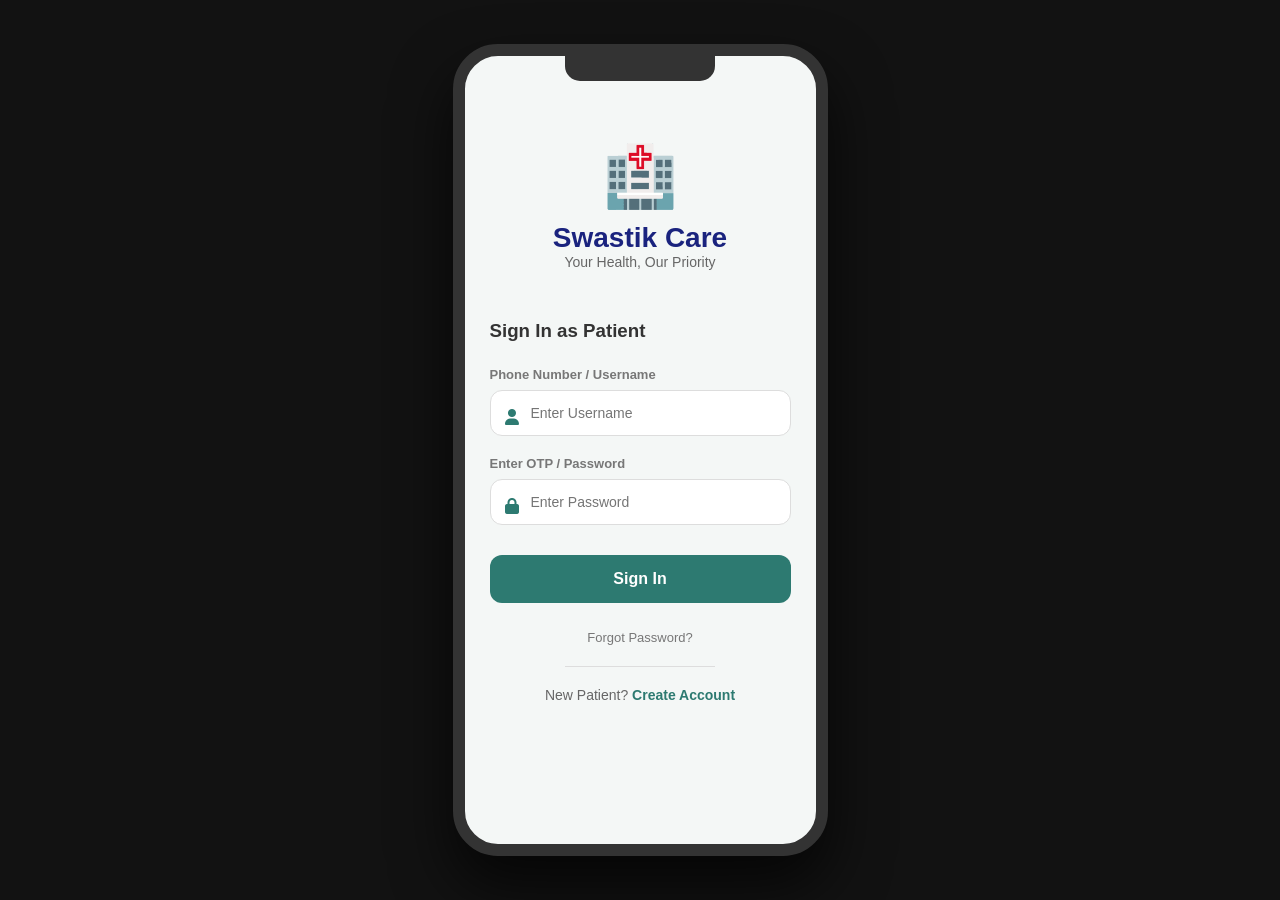
<file: index.html>
<!DOCTYPE html>
<html lang="en">
<head>
    <meta charset="UTF-8">
    <meta name="viewport" content="width=device-width, initial-scale=1.0">
    <title>Swastik Care | Home Dashboard</title>
    <link rel="stylesheet" href="https://cdnjs.cloudflare.com/ajax/libs/font-awesome/6.0.0/css/all.min.css">
    <link rel="stylesheet" href="style.css">
</head>
<body>

    <div class="mobile-frame">
        <div class="container">
            <div class="header" style="display: flex; justify-content: space-between; align-items: center; margin-bottom: 25px; padding-top: 10px;">
                <div class="user-info">
                    <p style="color: #888; font-size: 14px; margin: 0;">Hello,</p>
                    <h3 id="patientNameDisplay" style="margin: 0; color: var(--secondary-blue); text-transform: capitalize;">Patient</h3>
                </div>
                <div class="profile-pic" onclick="location.href='Profile-Settings.html'" style="width: 45px; height: 45px; background: #ddd; border-radius: 50%; display: flex; align-items: center; justify-content: center; cursor: pointer;">
                    <i class="fa fa-user" style="color: #666;"></i>
                </div>
            </div>

            <div class="grid" style="display: grid; grid-template-columns: 1fr 1fr; gap: 15px; margin-bottom: 25px;">
                <div class="card blue" onclick="location.href='Appointment-Booking.html'">
                    <i class="fa fa-calendar-check"></i>
                    <span>Book Appointment</span>
                </div>
                <div class="card orange" onclick="location.href='Health-Records.html'">
                    <i class="fa fa-folder-open"></i>
                    <span>Health Records</span>
                </div>
                <div class="card green" onclick="location.href='Talk-To-Doctor.html'">
                    <i class="fa fa-comment-medical"></i>
                    <span>Talk to Doctor</span>
                </div>
                <div class="card purple" onclick="location.href='My-Journey.html'">
                    <i class="fa fa-walking"></i>
                    <span>MoveOn Journey</span>
                </div>
            </div>

            <div class="vitals-widget" onclick="location.href='Vitals-Summary.html'" style="background: white; padding: 20px; border-radius: 15px; box-shadow: 0 4px 10px rgba(0,0,0,0.05); margin-bottom: 20px;">
                <div style="display: flex; justify-content: space-between; margin-bottom: 12px;">
                    <h4 style="margin: 0; font-size: 15px;">Health Vitals Summary</h4>
                    <i class="fa fa-chevron-right" style="color: #ccc; font-size: 12px;"></i>
                </div>
                <div style="display: flex; justify-content: space-between;">
                    <span style="font-size: 14px; color: #555;"><i class="fa fa-heart" style="color: #e74c3c; margin-right: 5px;"></i> Heart Rate: <b>72 bpm</b></span>
                    <span style="font-size: 14px; color: #555;"><i class="fa fa-tint" style="color: #3498db; margin-right: 5px;"></i> BP: <b>120/80</b></span>
                </div>
            </div>

            <div class="promo-banner" style="background: linear-gradient(135deg, var(--primary-teal), #1a237e); color: white; padding: 18px; border-radius: 15px; margin-bottom: 20px;">
                <h4 style="margin-bottom: 5px;">Move On Stronger</h4>
                <p style="font-size: 12px; opacity: 0.9;">Your recovery is 65% complete. View your tasks.</p>
            </div>
            
            <div class="card" style="width: 100%; padding: 15px; text-align: center; border: 1px solid #ddd;" onclick="location.href='Support.html'">
                <span style="color: #666;"><i class="fa fa-headset"></i> Need Help? Contact Support</span>
            </div>
        </div>

        <nav class="bottom-nav">
            <div class="nav-item active" onclick="location.href='index.html'"><i class="fa fa-home"></i></div>
            <div class="nav-item" onclick="location.href='Appointment-Booking.html'"><i class="fa fa-calendar-alt"></i></div>
            <div class="nav-item" onclick="location.href='Notifications.html'"><i class="fa fa-bell"></i></div>
            <div class="nav-item" onclick="location.href='Profile-Settings.html'"><i class="fa fa-user-cog"></i></div>
        </nav>
    </div>

    <script>
        // Check if user is logged in
        window.onload = function() {
            const userName = localStorage.getItem("patientName");
            
            if (!userName) {
                // Agar user logged in nahi hai toh Login page par bhejein
                window.location.href = "Login.html";
            } else {
                // Dashboard par patient ka naam dikhayein
                document.getElementById("patientNameDisplay").innerText = userName;
            }
        };
    </script>
</body>
</html>
</file>
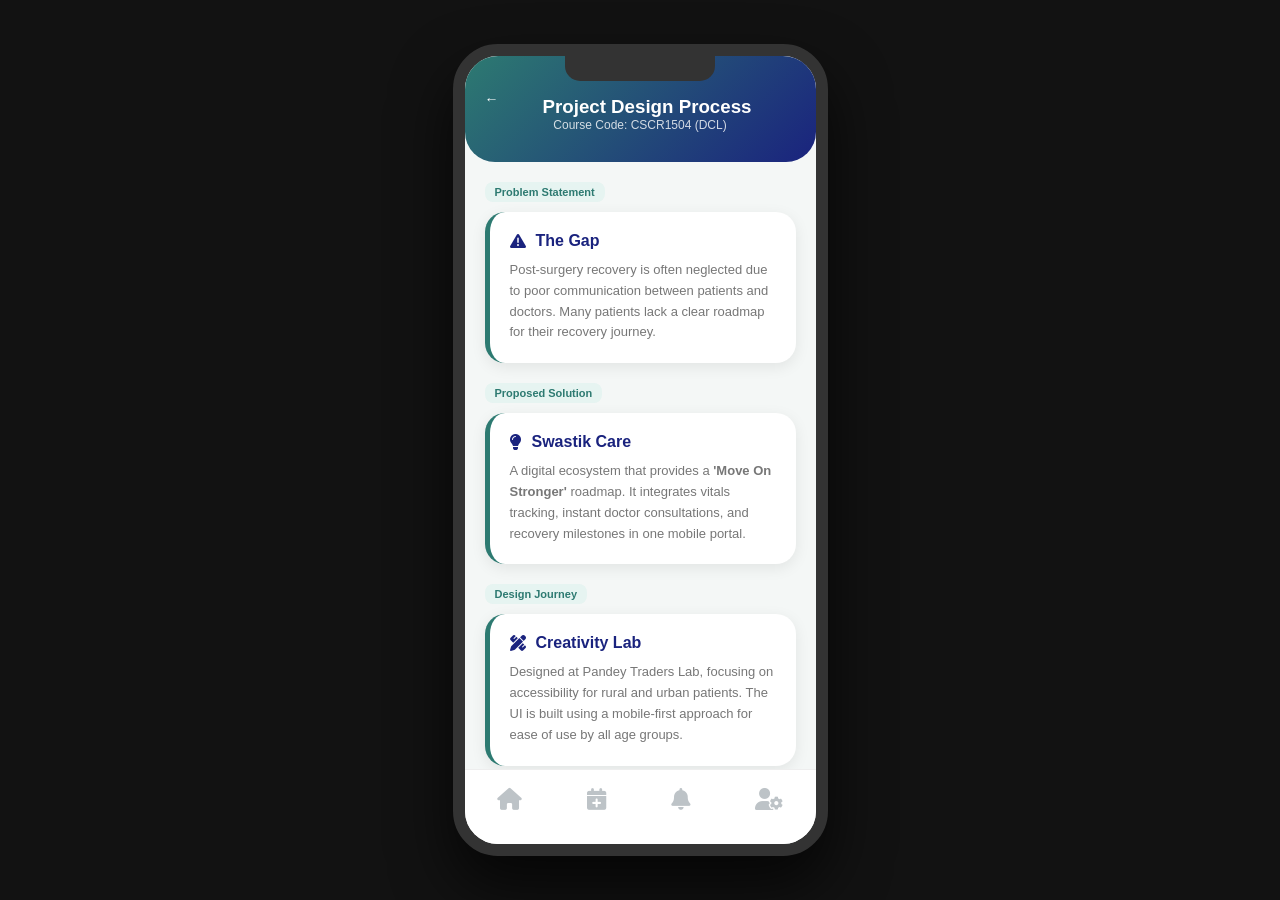
<file: About-DCL.html>
<!DOCTYPE html>
<html lang="en">
<head>
    <meta charset="UTF-8">
    <meta name="viewport" content="width=device-width, initial-scale=1.0">
    <title>About Project - Swastik Care</title>
    <link rel="stylesheet" href="https://cdnjs.cloudflare.com/ajax/libs/font-awesome/6.0.0/css/all.min.css">
    <link rel="stylesheet" href="style.css">
    <style>
        .dcl-header {
            background: linear-gradient(135deg, #2d7a71, #1a237e);
            color: white;
            padding: 30px 20px;
            text-align: center;
            border-bottom-left-radius: 30px;
            border-bottom-right-radius: 30px;
        }

        .process-card {
            background: white;
            padding: 20px;
            border-radius: 20px;
            box-shadow: var(--shadow);
            margin-bottom: 20px;
            border-left: 5px solid var(--primary-teal);
        }

        .process-card h4 {
            color: var(--secondary-blue);
            margin-bottom: 10px;
            display: flex;
            align-items: center;
            gap: 10px;
        }

        .process-card p {
            font-size: 13px;
            color: var(--text-gray);
            line-height: 1.6;
        }

        .tag {
            background: #e6f4f1;
            color: var(--primary-teal);
            padding: 4px 10px;
            border-radius: 8px;
            font-size: 11px;
            font-weight: bold;
            display: inline-block;
            margin-bottom: 10px;
        }
    </style>
</head>
<body>

    <div class="mobile-frame">
        <div class="content" style="padding: 0;">
            <div class="dcl-header">
                <button onclick="location.href='index.html'" class="back-btn" style="color: white; float: left; margin: 0;">←</button>
                <h3 style="margin-top: 10px;">Project Design Process</h3>
                <p style="font-size: 12px; opacity: 0.8;">Course Code: CSCR1504 (DCL)</p>
            </div>

            <div style="padding: 20px;">
                <span class="tag">Problem Statement</span>
                <div class="process-card">
                    <h4><i class="fa fa-exclamation-triangle"></i> The Gap</h4>
                    <p>Post-surgery recovery is often neglected due to poor communication between patients and doctors. Many patients lack a clear roadmap for their recovery journey.</p>
                </div>

                <span class="tag">Proposed Solution</span>
                <div class="process-card">
                    <h4><i class="fa fa-lightbulb"></i> Swastik Care</h4>
                    <p>A digital ecosystem that provides a <b>'Move On Stronger'</b> roadmap. It integrates vitals tracking, instant doctor consultations, and recovery milestones in one mobile portal.</p>
                </div>

                <span class="tag">Design Journey</span>
                <div class="process-card">
                    <h4><i class="fa fa-pencil-ruler"></i> Creativity Lab</h4>
                    <p>Designed at Pandey Traders Lab, focusing on accessibility for rural and urban patients. The UI is built using a mobile-first approach for ease of use by all age groups.</p>
                </div>

                <div style="text-align: center; margin-top: 30px; padding: 20px;">
                    <p style="font-size: 12px; color: #aaa;">Created with ❤️ by Manish Pandey</p>
                    <p style="font-size: 11px; color: #ccc;">Pandey Traders | Swastik Care © 2026</p>
                </div>
            </div>
        </div>

        <nav class="navbar">
            <a onclick="location.href='index.html'" class="nav-item"><i class="fa fa-home"></i></a>
            <a onclick="location.href='Appointment-Booking.html'" class="nav-item"><i class="fa fa-calendar-plus"></i></a>
            <a onclick="location.href='Notifications.html'" class="nav-item"><i class="fa fa-bell"></i></a>
            <a onclick="location.href='Profile-Settings.html'" class="nav-item"><i class="fa fa-user-cog"></i></a>
        </nav>
    </div>

</body>
</html>
</file>
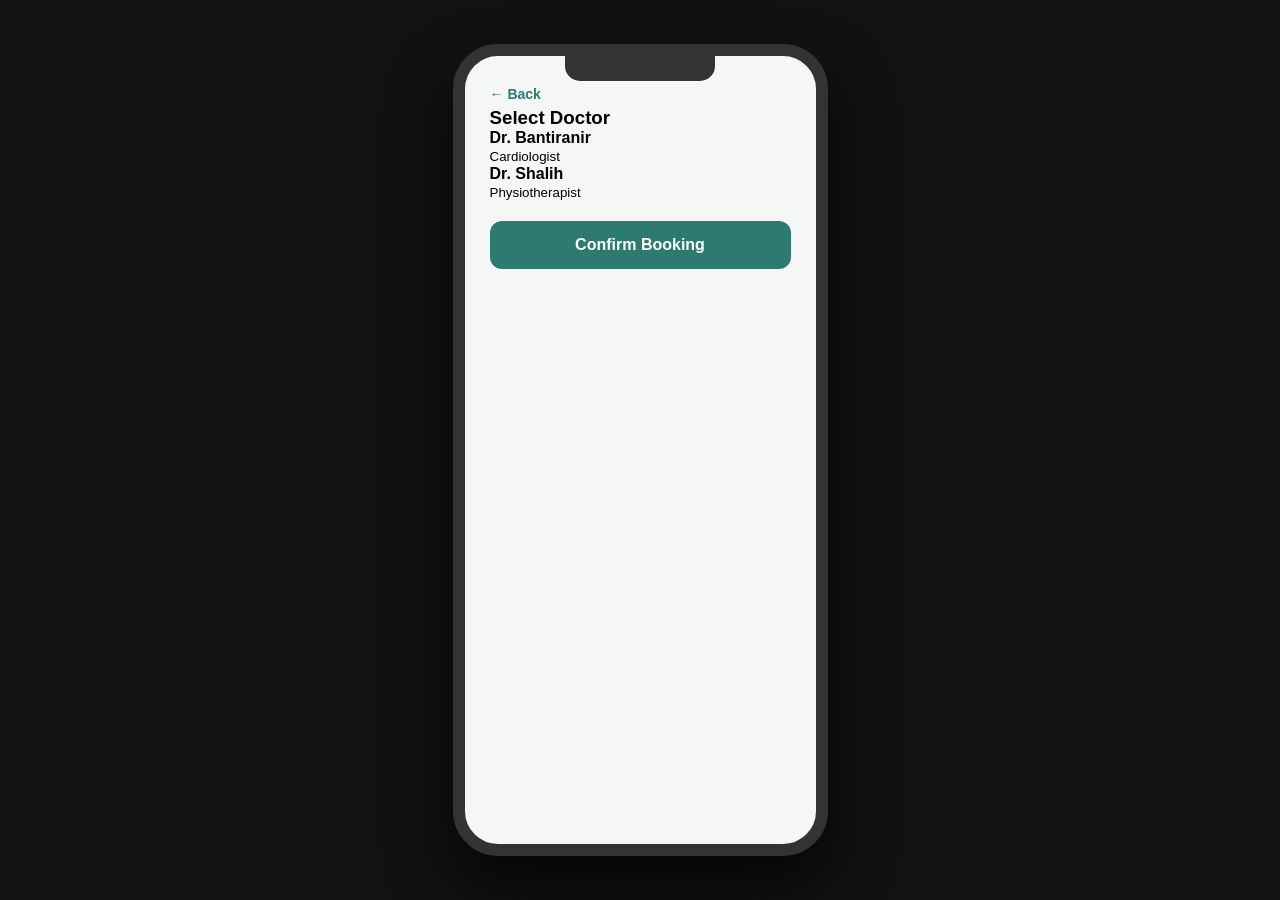
<file: Appointment-Booking.html>
<!DOCTYPE html>
<html lang="en">
<head>
    <meta charset="UTF-8">
    <title>Booking - Swastik Care</title>
    <link rel="stylesheet" href="style.css">
</head>
<body>
    <div class="mobile-frame">
        <div class="container">
            <button onclick="location.href='index.html'" class="back-btn">← Back</button>
            <h3>Select Doctor</h3>
            <div class="dr-item active">
                <strong>Dr. Bantiranir</strong><br><small>Cardiologist</small>
            </div>
            <div class="dr-item">
                <strong>Dr. Shalih</strong><br><small>Physiotherapist</small>
            </div>
            <button class="btn-main" style="margin-top:20px; background:#2d7a71;" onclick="alert('Confirmed!')">Confirm Booking</button>
        </div>
    </div>
</body>
</html>
</file>
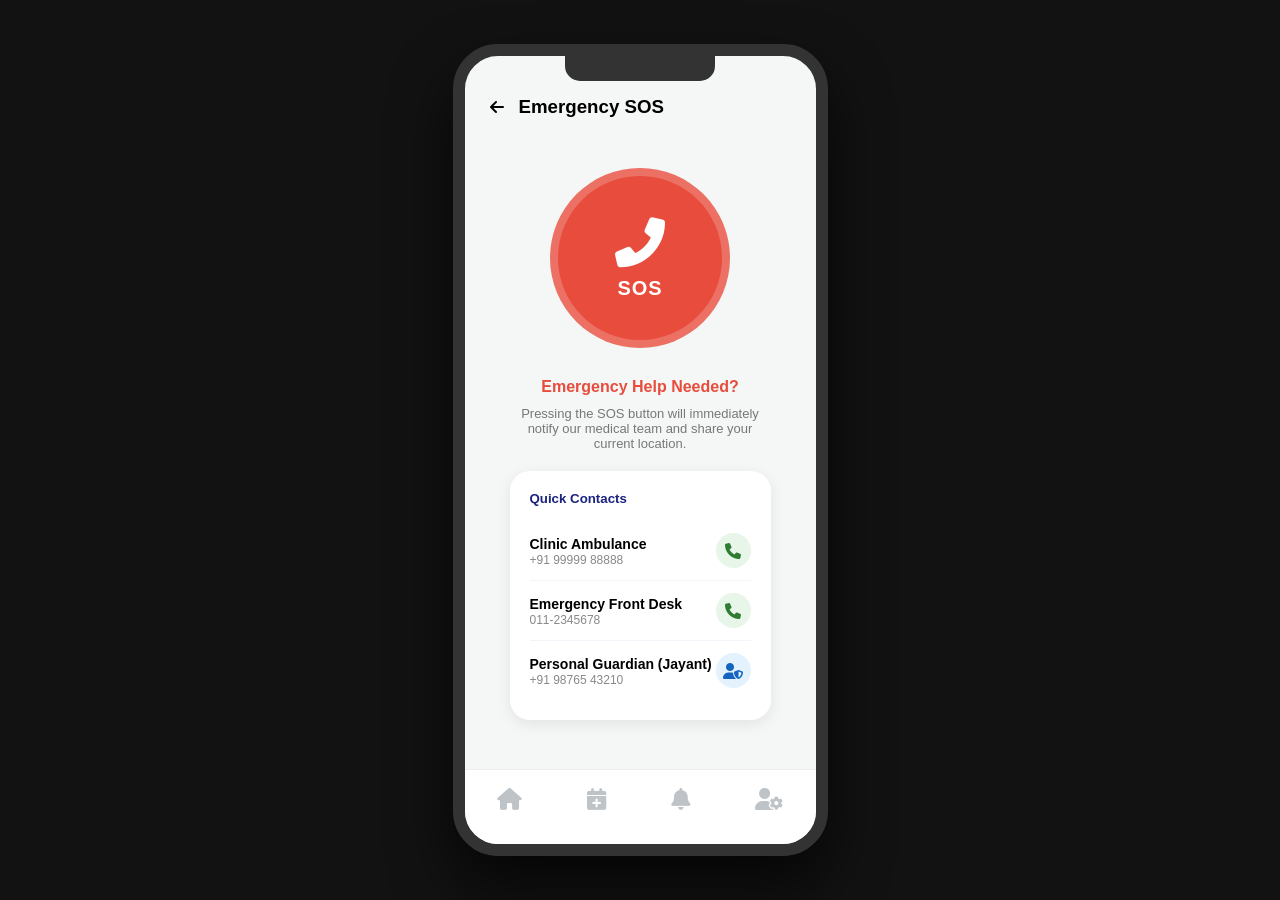
<file: Emergency.html>
<!DOCTYPE html>
<html lang="en">
<head>
    <meta charset="UTF-8">
    <meta name="viewport" content="width=device-width, initial-scale=1.0">
    <title>Emergency SOS - Swastik Care</title>
    <link rel="stylesheet" href="https://cdnjs.cloudflare.com/ajax/libs/font-awesome/6.0.0/css/all.min.css">
    <link rel="stylesheet" href="style.css">
    <style>
        .sos-container {
            display: flex;
            flex-direction: column;
            align-items: center;
            justify-content: center;
            padding: 40px 20px;
            text-align: center;
        }

        .sos-button {
            width: 180px;
            height: 180px;
            background: #e74c3c;
            border-radius: 50%;
            display: flex;
            flex-direction: column;
            justify-content: center;
            align-items: center;
            color: white;
            box-shadow: 0 0 0 0 rgba(231, 76, 60, 0.7);
            animation: pulse 1.5s infinite;
            cursor: pointer;
            border: 8px solid rgba(255, 255, 255, 0.2);
            margin-bottom: 30px;
        }

        .sos-button i { font-size: 50px; margin-bottom: 10px; }
        .sos-button span { font-weight: bold; font-size: 20px; letter-spacing: 1px; }

        @keyframes pulse {
            0% { transform: scale(0.95); box-shadow: 0 0 0 0 rgba(231, 76, 60, 0.7); }
            70% { transform: scale(1); box-shadow: 0 0 0 30px rgba(231, 76, 60, 0); }
            100% { transform: scale(0.95); box-shadow: 0 0 0 0 rgba(231, 76, 60, 0); }
        }

        .emergency-contact-card {
            background: white;
            width: 100%;
            padding: 20px;
            border-radius: 20px;
            box-shadow: var(--shadow);
            margin-top: 20px;
        }

        .contact-item {
            display: flex;
            justify-content: space-between;
            align-items: center;
            padding: 12px 0;
            border-bottom: 1px solid #f1f5f9;
        }

        .contact-item:last-child { border-bottom: none; }

        .call-icon {
            width: 35px;
            height: 35px;
            background: #e8f5e9;
            color: #2e7d32;
            border-radius: 50%;
            display: flex;
            justify-content: center;
            align-items: center;
            text-decoration: none;
        }
    </style>
</head>
<body>

    <div class="mobile-frame">
        <div class="content">
            <div class="header" style="justify-content: flex-start; gap: 15px; margin-bottom: 10px;">
                <i class="fa fa-arrow-left" onclick="location.href='index.html'" style="cursor: pointer;"></i>
                <h3 style="margin: 0;">Emergency SOS</h3>
            </div>

            <div class="sos-container">
                <div class="sos-button" onclick="triggerSOS()">
                    <i class="fa fa-phone-alt"></i>
                    <span>SOS</span>
                </div>
                <h4 style="color: #e74c3c;">Emergency Help Needed?</h4>
                <p style="font-size: 13px; color: var(--text-gray); margin-top: 10px;">
                    Pressing the SOS button will immediately notify our medical team and share your current location.
                </p>

                <div class="emergency-contact-card">
                    <h5 style="text-align: left; margin-bottom: 15px; color: var(--secondary-blue);">Quick Contacts</h5>
                    
                    <div class="contact-item">
                        <div style="text-align: left;">
                            <strong style="font-size: 14px;">Clinic Ambulance</strong>
                            <p style="margin:0; font-size: 12px; color: #888;">+91 99999 88888</p>
                        </div>
                        <a href="tel:+919999988888" class="call-icon"><i class="fa fa-phone"></i></a>
                    </div>

                    <div class="contact-item">
                        <div style="text-align: left;">
                            <strong style="font-size: 14px;">Emergency Front Desk</strong>
                            <p style="margin:0; font-size: 12px; color: #888;">011-2345678</p>
                        </div>
                        <a href="tel:0112345678" class="call-icon"><i class="fa fa-phone"></i></a>
                    </div>

                    <div class="contact-item">
                        <div style="text-align: left;">
                            <strong style="font-size: 14px;">Personal Guardian (Jayant)</strong>
                            <p style="margin:0; font-size: 12px; color: #888;">+91 98765 43210</p>
                        </div>
                        <a href="tel:+919876543210" class="call-icon" style="background: #e3f2fd; color: #1565c0;"><i class="fa fa-user-shield"></i></a>
                    </div>
                </div>
            </div>
        </div>

        <nav class="navbar">
            <a onclick="location.href='index.html'" class="nav-item"><i class="fa fa-home"></i></a>
            <a onclick="location.href='Appointment-Booking.html'" class="nav-item"><i class="fa fa-calendar-plus"></i></a>
            <a onclick="location.href='Notifications.html'" class="nav-item"><i class="fa fa-bell"></i></a>
            <a onclick="location.href='Profile-Settings.html'" class="nav-item"><i class="fa fa-user-cog"></i></a>
        </nav>
    </div>

    <script>
        function triggerSOS() {
            const confirmSOS = confirm("Are you sure you want to trigger an Emergency Alert?");
            if (confirmSOS) {
                alert("🚨 SOS Triggered!\nLocation sent to Clinic and Guardian.\nAmbulance is being dispatched.");
            }
        }
    </script>
</body>
</html>
</file>
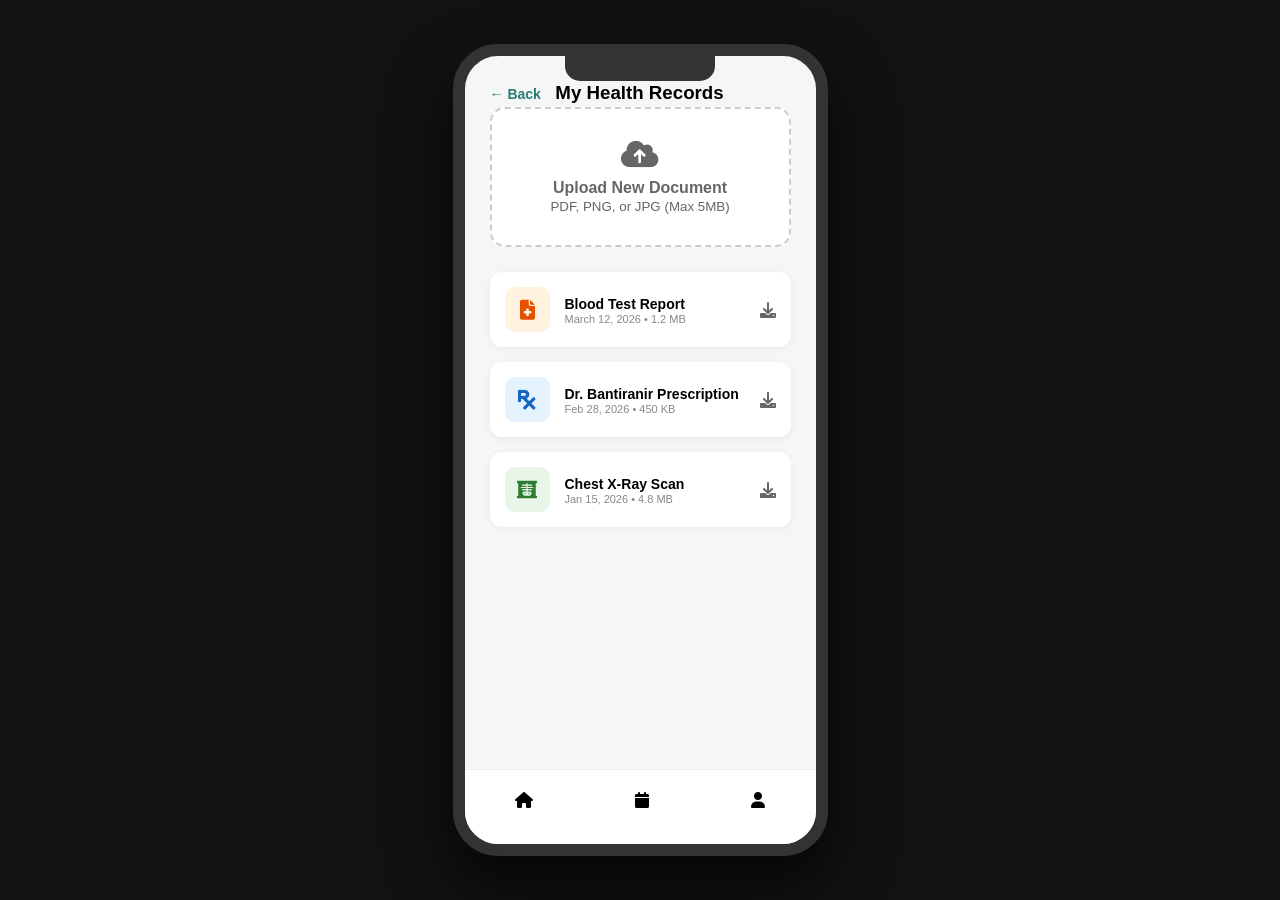
<file: Health-Records.html>
<!DOCTYPE html>
<html lang="en">
<head>
    <meta charset="UTF-8">
    <meta name="viewport" content="width=device-width, initial-scale=1.0">
    <title>Health Records - Swastik Care</title>
    <link rel="stylesheet" href="style.css">
    <link rel="stylesheet" href="https://cdnjs.cloudflare.com/ajax/libs/font-awesome/6.0.0/css/all.min.css">
    <style>
        .record-card {
            background: white;
            padding: 15px;
            border-radius: 12px;
            margin-bottom: 15px;
            display: flex;
            align-items: center;
            justify-content: space-between;
            box-shadow: 0 2px 8px rgba(0,0,0,0.05);
        }
        .record-info {
            display: flex;
            align-items: center;
            gap: 15px;
        }
        .file-icon {
            width: 45px;
            height: 45px;
            background: #fff3e0;
            color: #e65100;
            display: flex;
            align-items: center;
            justify-content: center;
            border-radius: 10px;
            font-size: 20px;
        }
        .upload-area {
            border: 2px dashed #ccc;
            border-radius: 15px;
            padding: 30px;
            text-align: center;
            color: #666;
            margin-bottom: 25px;
            cursor: pointer;
            background: #fff;
        }
        .upload-area:hover {
            border-color: var(--primary);
            background: #f0f7f6;
        }
    </style>
</head>
<body>
    <div class="mobile-frame">
        <div class="container">
            <div class="top-bar">
                <button onclick="location.href='index.html'" class="back-btn">← Back</button>
                <h3 style="display: inline-block; margin-left: 10px;">My Health Records</h3>
            </div>

            <div class="upload-area" onclick="document.getElementById('fileInput').click()">
                <i class="fa fa-cloud-upload-alt" style="font-size: 30px; color: var(--primary);"></i>
                <p style="margin-top: 10px; font-weight: 600;">Upload New Document</p>
                <small>PDF, PNG, or JPG (Max 5MB)</small>
                <input type="file" id="fileInput" style="display: none;">
            </div>

            <div class="records-list">
                <div class="record-card">
                    <div class="record-info">
                        <div class="file-icon"><i class="fa fa-file-medical"></i></div>
                        <div>
                            <strong style="font-size: 14px;">Blood Test Report</strong>
                            <p style="font-size: 11px; color: #888;">March 12, 2026 • 1.2 MB</p>
                        </div>
                    </div>
                    <i class="fa fa-download" style="color: #666; cursor: pointer;"></i>
                </div>

                <div class="record-card">
                    <div class="record-info">
                        <div class="file-icon" style="background: #e3f2fd; color: #1565c0;"><i class="fa fa-prescription"></i></div>
                        <div>
                            <strong style="font-size: 14px;">Dr. Bantiranir Prescription</strong>
                            <p style="font-size: 11px; color: #888;">Feb 28, 2026 • 450 KB</p>
                        </div>
                    </div>
                    <i class="fa fa-download" style="color: #666; cursor: pointer;"></i>
                </div>

                <div class="record-card">
                    <div class="record-info">
                        <div class="file-icon" style="background: #e8f5e9; color: #2e7d32;"><i class="fa fa-x-ray"></i></div>
                        <div>
                            <strong style="font-size: 14px;">Chest X-Ray Scan</strong>
                            <p style="font-size: 11px; color: #888;">Jan 15, 2026 • 4.8 MB</p>
                        </div>
                    </div>
                    <i class="fa fa-download" style="color: #666; cursor: pointer;"></i>
                </div>
            </div>
        </div>

        <nav class="bottom-nav">
            <i class="fa fa-home" onclick="location.href='index.html'"></i>
            <i class="fa fa-calendar" onclick="location.href='Appointment-Booking.html'"></i>
            <i class="fa fa-user" onclick="location.href='Profile.html'"></i>
        </nav>
    </div>

    <script>
        // Simple handler for upload simulation
        document.getElementById('fileInput').onchange = function() {
            if(this.files[0]) {
                alert("File '" + this.files[0].name + "' selected for upload.");
            }
        };
    </script>
</body>
</html>
</file>
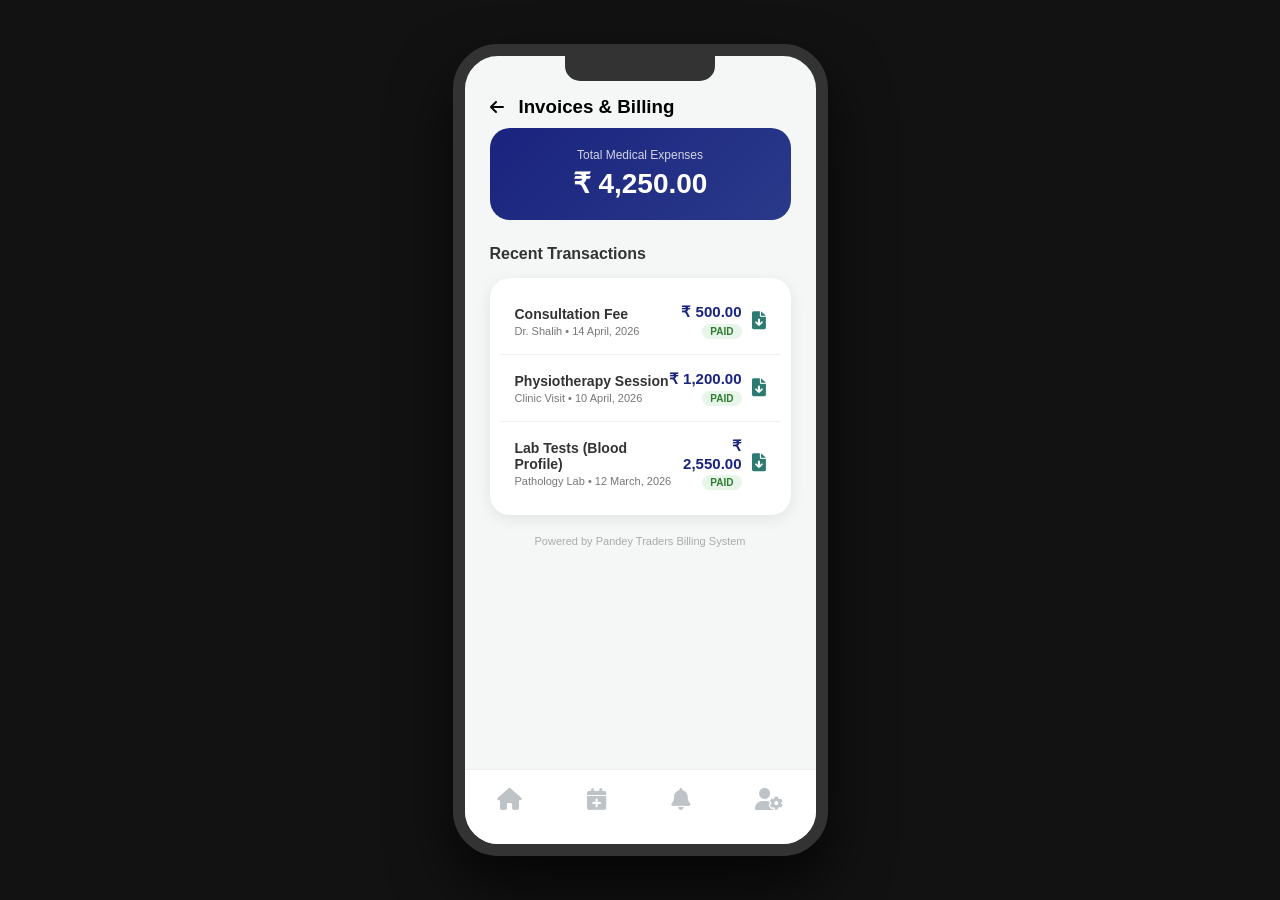
<file: Invoice-Gen.html>
<!DOCTYPE html>
<html lang="en">
<head>
    <meta charset="UTF-8">
    <meta name="viewport" content="width=device-width, initial-scale=1.0">
    <title>Billing & Invoices - Swastik Care</title>
    <link rel="stylesheet" href="https://cdnjs.cloudflare.com/ajax/libs/font-awesome/6.0.0/css/all.min.css">
    <link rel="stylesheet" href="style.css">
    <style>
        .invoice-card {
            background: white;
            padding: 20px;
            border-radius: 20px;
            box-shadow: var(--shadow);
            margin-bottom: 20px;
        }

        .total-spent {
            background: linear-gradient(135deg, var(--secondary-blue), #2a3a8a);
            color: white;
            padding: 20px;
            border-radius: 20px;
            text-align: center;
            margin-bottom: 25px;
        }

        .invoice-item {
            display: flex;
            justify-content: space-between;
            align-items: center;
            padding: 15px;
            border-bottom: 1px solid #edf2f7;
            transition: background 0.2s;
        }

        .invoice-item:last-child { border-bottom: none; }

        .invoice-info h5 { margin: 0; font-size: 14px; color: var(--text-dark); }
        .invoice-info p { margin: 3px 0 0; font-size: 11px; color: var(--text-gray); }

        .amount-section { text-align: right; }
        .amount { display: block; font-weight: bold; color: var(--secondary-blue); font-size: 15px; }
        
        .status-paid {
            font-size: 10px;
            background: #e8f5e9;
            color: #2e7d32;
            padding: 2px 8px;
            border-radius: 10px;
            font-weight: bold;
            text-transform: uppercase;
        }

        .download-btn {
            background: none;
            border: none;
            color: var(--primary-teal);
            cursor: pointer;
            font-size: 18px;
            margin-left: 10px;
        }
    </style>
</head>
<body>

    <div class="mobile-frame">
        <div class="content">
            <div class="header" style="justify-content: flex-start; gap: 15px; margin-bottom: 10px;">
                <i class="fa fa-arrow-left" onclick="location.href='index.html'" style="cursor: pointer;"></i>
                <h3 style="margin: 0;">Invoices & Billing</h3>
            </div>

            <div class="total-spent">
                <p style="font-size: 12px; opacity: 0.8; margin-bottom: 5px;">Total Medical Expenses</p>
                <h2 style="font-size: 28px;">₹ 4,250.00</h2>
            </div>

            <h4 style="margin-bottom: 15px; color: var(--text-dark);">Recent Transactions</h4>
            
            <div class="invoice-card" style="padding: 10px;">
                <div class="invoice-item">
                    <div class="invoice-info">
                        <h5>Consultation Fee</h5>
                        <p>Dr. Shalih • 14 April, 2026</p>
                    </div>
                    <div style="display: flex; align-items: center;">
                        <div class="amount-section">
                            <span class="amount">₹ 500.00</span>
                            <span class="status-paid">Paid</span>
                        </div>
                        <button class="download-btn" onclick="generatePDF('INV-001')">
                            <i class="fa fa-file-download"></i>
                        </button>
                    </div>
                </div>

                <div class="invoice-item">
                    <div class="invoice-info">
                        <h5>Physiotherapy Session</h5>
                        <p>Clinic Visit • 10 April, 2026</p>
                    </div>
                    <div style="display: flex; align-items: center;">
                        <div class="amount-section">
                            <span class="amount">₹ 1,200.00</span>
                            <span class="status-paid">Paid</span>
                        </div>
                        <button class="download-btn" onclick="generatePDF('INV-002')">
                            <i class="fa fa-file-download"></i>
                        </button>
                    </div>
                </div>

                <div class="invoice-item">
                    <div class="invoice-info">
                        <h5>Lab Tests (Blood Profile)</h5>
                        <p>Pathology Lab • 12 March, 2026</p>
                    </div>
                    <div style="display: flex; align-items: center;">
                        <div class="amount-section">
                            <span class="amount">₹ 2,550.00</span>
                            <span class="status-paid">Paid</span>
                        </div>
                        <button class="download-btn" onclick="generatePDF('INV-003')">
                            <i class="fa fa-file-download"></i>
                        </button>
                    </div>
                </div>
            </div>

            <p style="text-align: center; font-size: 11px; color: #aaa;">
                Powered by Pandey Traders Billing System
            </p>
        </div>

        <nav class="navbar">
            <a onclick="location.href='index.html'" class="nav-item"><i class="fa fa-home"></i></a>
            <a onclick="location.href='Appointment-Booking.html'" class="nav-item"><i class="fa fa-calendar-plus"></i></a>
            <a onclick="location.href='Notifications.html'" class="nav-item"><i class="fa fa-bell"></i></a>
            <a onclick="location.href='Profile-Settings.html'" class="nav-item"><i class="fa fa-user-cog"></i></a>
        </nav>
    </div>

    <script>
        function generatePDF(invNum) {
            alert("Generating Digital Invoice: " + invNum + "\nDownload starting soon...");
        }
    </script>
</body>
</html>
</file>
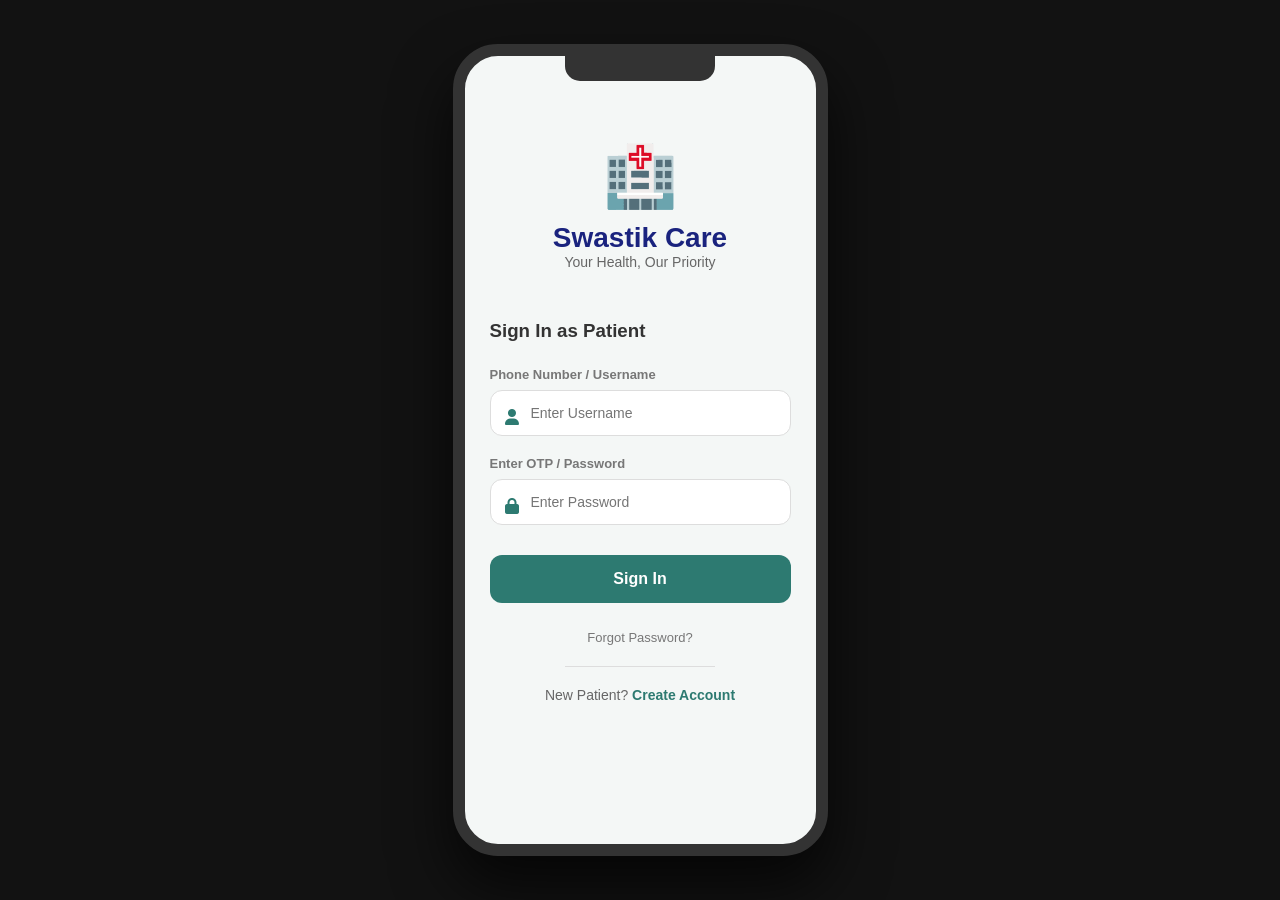
<file: Login.html>
<!DOCTYPE html>
<html lang="en">
<head>
    <meta charset="UTF-8">
    <meta name="viewport" content="width=device-width, initial-scale=1.0">
    <title>Login - Swastik Care</title>
    <link rel="stylesheet" href="https://cdnjs.cloudflare.com/ajax/libs/font-awesome/6.0.0/css/all.min.css">
    <link rel="stylesheet" href="style.css">
    <style>
        /* Specific login screen overrides */
        .login-box {
            margin-top: 50px;
            animation: slideUp 0.6s ease-out;
        }

        .input-group {
            margin-bottom: 20px;
            position: relative;
        }

        .input-group i {
            position: absolute;
            left: 15px;
            top: 42px;
            color: var(--primary-teal);
        }

        .input-field {
            padding-left: 40px !important;
        }

        @keyframes slideUp {
            from { opacity: 0; transform: translateY(30px); }
            to { opacity: 1; transform: translateY(0); }
        }
    </style>
</head>
<body>

    <div class="mobile-frame">
        <div class="container">
            <div class="logo-area" style="text-align: center; margin-top: 60px;">
                <div style="font-size: 60px; color: var(--primary-teal); margin-bottom: 10px;">🏥</div>
                <h2 style="color: var(--secondary-blue); font-size: 28px;">Swastik Care</h2>
                <p style="color: #666; font-size: 14px;">Your Health, Our Priority</p>
            </div>

            <div class="login-box">
                <h3 style="margin-bottom: 25px; color: #333;">Sign In as Patient</h3>

                <div class="input-group">
                    <label class="input-label">Phone Number / Username</label>
                    <i class="fa fa-user"></i>
                    <input type="text" id="userInput" class="input-field" placeholder="Enter Username">
                </div>

                <div class="input-group">
                    <label class="input-label">Enter OTP / Password</label>
                    <i class="fa fa-lock"></i>
                    <input type="password" id="passInput" class="input-field" placeholder="Enter Password">
                </div>

                <p id="errorMsg" style="color: #e74c3c; font-size: 13px; text-align: center; display: none; margin-bottom: 15px;">
                    <i class="fa fa-exclamation-circle"></i> Invalid Username or Password!
                </p>

                <button class="btn-main" onclick="validateLogin()">Sign In</button>

                <div style="text-align: center; margin-top: 25px;">
                    <a href="Forgot-Password.html" style="color: var(--text-gray); font-size: 13px; text-decoration: none;">Forgot Password?</a>
                    <hr style="margin: 20px auto; width: 50%; border: 0; border-top: 1px solid #ddd;">
                    <p style="font-size: 14px; color: #666;">
                        New Patient? <a href="Signup.html" style="color: var(--primary-teal); font-weight: bold; text-decoration: none;">Create Account</a>
                    </p>
                </div>
            </div>
        </div>
    </div>

    <script>
        // Credentials validation logic
        const validUsers = {
            "manish": "pandey", 
            "jayant": "raj123", 
            "farmer01": "khet123", 
            "hmp": "hmp", 
            "9876543210": "bihar2026"
        };

        function validateLogin() {
            const u = document.getElementById('userInput').value.trim();
            const p = document.getElementById('passInput').value.trim();
            const error = document.getElementById('errorMsg');

            // Logic to check against our validUsers object
            if (validUsers[u] && validUsers[u] === p) {
                // Success: Save to localStorage for the Dashboard to use
                localStorage.setItem("patientName", u);
                // Redirect to main index
                window.location.href = "index.html";
            } else {
                // Failure: Show error
                error.style.display = "block";
                // Simple shake effect (optional)
                document.querySelector('.login-box').style.animation = "none";
                setTimeout(() => { document.querySelector('.login-box').style.animation = "slideUp 0.3s"; }, 10);
            }
        }

        // Allow 'Enter' key to login
        document.addEventListener('keypress', function (e) {
            if (e.key === 'Enter') {
                validateLogin();
            }
        });
    </script>
</body>
</html>
</file>
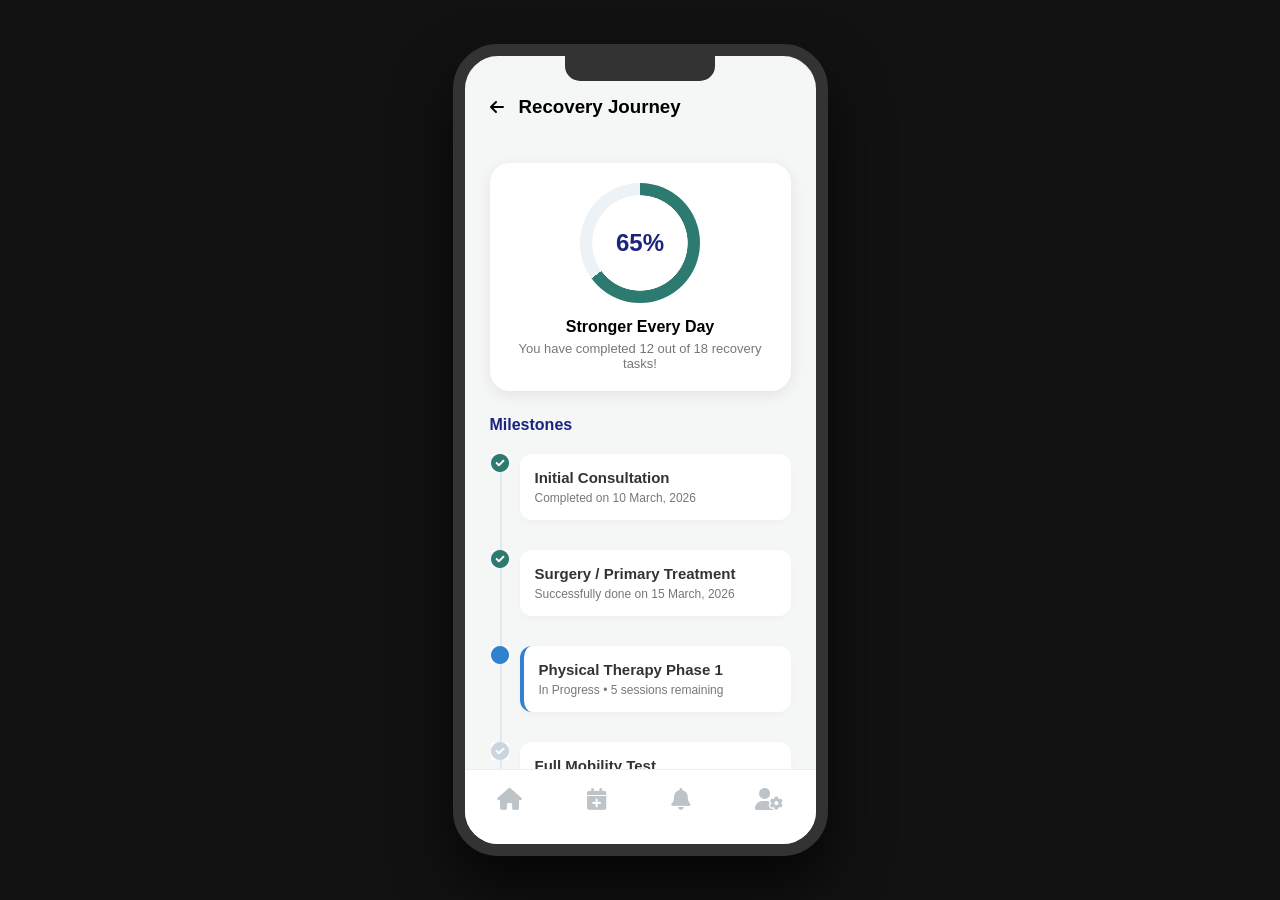
<file: My-Journey.html>
<!DOCTYPE html>
<html lang="en">
<head>
    <meta charset="UTF-8">
    <meta name="viewport" content="width=device-width, initial-scale=1.0">
    <title>My Journey - Swastik Care</title>
    <link rel="stylesheet" href="https://cdnjs.cloudflare.com/ajax/libs/font-awesome/6.0.0/css/all.min.css">
    <link rel="stylesheet" href="style.css">
    <style>
        .journey-container {
            padding: 20px 0;
        }

        /* Progress Card */
        .progress-card {
            background: var(--white);
            padding: 20px;
            border-radius: 20px;
            box-shadow: var(--shadow);
            text-align: center;
            margin-bottom: 25px;
        }

        .circular-progress {
            width: 120px;
            height: 120px;
            border-radius: 50%;
            background: radial-gradient(closest-side, white 79%, transparent 80% 100%),
                        conic-gradient(var(--primary-teal) 65%, #edf2f7 0);
            margin: 0 auto 15px;
            display: flex;
            align-items: center;
            justify-content: center;
            font-size: 24px;
            font-weight: bold;
            color: var(--secondary-blue);
        }

        /* Milestone Timeline */
        .timeline {
            position: relative;
            padding-left: 30px;
        }

        .timeline::before {
            content: '';
            position: absolute;
            left: 10px;
            top: 0;
            width: 2px;
            height: 100%;
            background: #e2e8f0;
        }

        .milestone {
            position: relative;
            margin-bottom: 30px;
        }

        .milestone::after {
            content: '\f058'; /* Check circle */
            font-family: 'Font Awesome 5 Free';
            font-weight: 900;
            position: absolute;
            left: -29px;
            top: 0;
            background: white;
            color: #cbd5e0;
            font-size: 18px;
        }

        .milestone.completed::after {
            color: var(--primary-teal);
        }

        .milestone.active::after {
            color: #3182ce;
            content: '\f111'; /* Simple circle */
        }

        .milestone-content {
            background: white;
            padding: 15px;
            border-radius: 12px;
            box-shadow: 0 2px 5px rgba(0,0,0,0.03);
        }

        .milestone-content h4 { margin: 0; font-size: 15px; color: var(--text-dark); }
        .milestone-content p { margin: 5px 0 0; font-size: 12px; color: var(--text-gray); }
    </style>
</head>
<body>

    <div class="mobile-frame">
        <div class="content">
            <div class="header" style="justify-content: flex-start; gap: 15px;">
                <i class="fa fa-arrow-left" onclick="location.href='index.html'" style="cursor: pointer;"></i>
                <h3 style="margin: 0;">Recovery Journey</h3>
            </div>

            <div class="journey-container">
                <div class="progress-card">
                    <div class="circular-progress">65%</div>
                    <h4>Stronger Every Day</h4>
                    <p style="font-size: 13px; color: var(--text-gray); margin-top: 5px;">You have completed 12 out of 18 recovery tasks!</p>
                </div>

                <h4 style="margin-bottom: 20px; color: var(--secondary-blue);">Milestones</h4>
                
                <div class="timeline">
                    <div class="milestone completed">
                        <div class="milestone-content">
                            <h4>Initial Consultation</h4>
                            <p>Completed on 10 March, 2026</p>
                        </div>
                    </div>

                    <div class="milestone completed">
                        <div class="milestone-content">
                            <h4>Surgery / Primary Treatment</h4>
                            <p>Successfully done on 15 March, 2026</p>
                        </div>
                    </div>

                    <div class="milestone active">
                        <div class="milestone-content" style="border-left: 4px solid #3182ce;">
                            <h4>Physical Therapy Phase 1</h4>
                            <p>In Progress • 5 sessions remaining</p>
                        </div>
                    </div>

                    <div class="milestone">
                        <div class="milestone-content">
                            <h4>Full Mobility Test</h4>
                            <p>Estimated: 25 April, 2026</p>
                        </div>
                    </div>
                </div>
            </div>
        </div>

        <nav class="navbar">
            <a onclick="location.href='index.html'" class="nav-item"><i class="fa fa-home"></i></a>
            <a onclick="location.href='Appointment-Booking.html'" class="nav-item"><i class="fa fa-calendar-plus"></i></a>
            <a onclick="location.href='Notifications.html'" class="nav-item"><i class="fa fa-bell"></i></a>
            <a onclick="location.href='Profile-Settings.html'" class="nav-item"><i class="fa fa-user-cog"></i></a>
        </nav>
    </div>

</body>
</html>
</file>
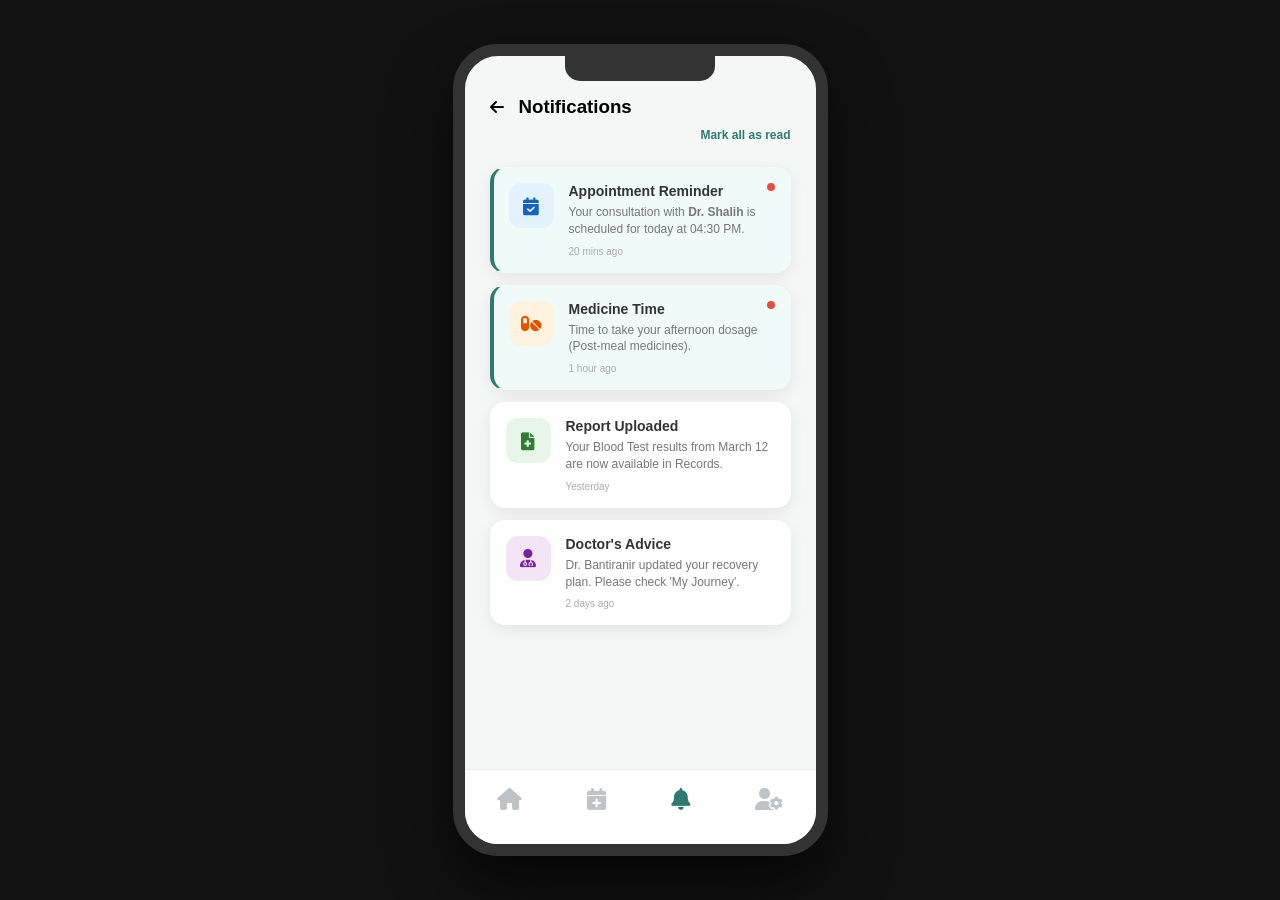
<file: Notifications.html>
<!DOCTYPE html>
<html lang="en">
<head>
    <meta charset="UTF-8">
    <meta name="viewport" content="width=device-width, initial-scale=1.0">
    <title>Notifications - Swastik Care</title>
    <link rel="stylesheet" href="https://cdnjs.cloudflare.com/ajax/libs/font-awesome/6.0.0/css/all.min.css">
    <link rel="stylesheet" href="style.css">
    <style>
        .notif-list {
            margin-top: 10px;
        }

        .notif-item {
            background: white;
            padding: 15px;
            border-radius: 15px;
            margin-bottom: 12px;
            display: flex;
            gap: 15px;
            position: relative;
            box-shadow: var(--shadow);
            border: 1px solid transparent;
            transition: 0.3s;
        }

        .notif-item.unread {
            border-left: 4px solid var(--primary-teal);
            background: #f0fbf9;
        }

        .notif-icon {
            width: 45px;
            height: 45px;
            border-radius: 12px;
            display: flex;
            justify-content: center;
            align-items: center;
            font-size: 18px;
            flex-shrink: 0;
        }

        .notif-content h5 {
            margin: 0 0 5px 0;
            font-size: 14px;
            color: var(--text-dark);
        }

        .notif-content p {
            margin: 0;
            font-size: 12px;
            color: var(--text-gray);
            line-height: 1.4;
        }

        .notif-time {
            font-size: 10px;
            color: #aaa;
            margin-top: 8px;
            display: block;
        }

        .unread-dot {
            width: 8px;
            height: 8px;
            background: #e74c3c;
            border-radius: 50%;
            position: absolute;
            top: 15px;
            right: 15px;
        }

        .clear-btn {
            float: right;
            font-size: 12px;
            color: var(--primary-teal);
            font-weight: 600;
            cursor: pointer;
            margin-bottom: 15px;
        }
    </style>
</head>
<body>

    <div class="mobile-frame">
        <div class="content">
            <div class="header" style="justify-content: flex-start; gap: 15px; margin-bottom: 10px;">
                <i class="fa fa-arrow-left" onclick="location.href='index.html'" style="cursor: pointer;"></i>
                <h3 style="margin: 0;">Notifications</h3>
            </div>

            <span class="clear-btn" onclick="markAllRead()">Mark all as read</span>
            <div style="clear: both;"></div>

            <div class="notif-list" id="notifList">
                <div class="notif-item unread">
                    <div class="notif-icon" style="background: #e3f2fd; color: #1565c0;">
                        <i class="fa fa-calendar-check"></i>
                    </div>
                    <div class="notif-content">
                        <h5>Appointment Reminder</h5>
                        <p>Your consultation with <b>Dr. Shalih</b> is scheduled for today at 04:30 PM.</p>
                        <span class="notif-time">20 mins ago</span>
                    </div>
                    <div class="unread-dot"></div>
                </div>

                <div class="notif-item unread">
                    <div class="notif-icon" style="background: #fff3e0; color: #e65100;">
                        <i class="fa fa-pills"></i>
                    </div>
                    <div class="notif-content">
                        <h5>Medicine Time</h5>
                        <p>Time to take your afternoon dosage (Post-meal medicines).</p>
                        <span class="notif-time">1 hour ago</span>
                    </div>
                    <div class="unread-dot"></div>
                </div>

                <div class="notif-item">
                    <div class="notif-icon" style="background: #e8f5e9; color: #2e7d32;">
                        <i class="fa fa-file-medical"></i>
                    </div>
                    <div class="notif-content">
                        <h5>Report Uploaded</h5>
                        <p>Your Blood Test results from March 12 are now available in Records.</p>
                        <span class="notif-time">Yesterday</span>
                    </div>
                </div>

                <div class="notif-item">
                    <div class="notif-icon" style="background: #f3e5f5; color: #7b1fa2;">
                        <i class="fa fa-user-md"></i>
                    </div>
                    <div class="notif-content">
                        <h5>Doctor's Advice</h5>
                        <p>Dr. Bantiranir updated your recovery plan. Please check 'My Journey'.</p>
                        <span class="notif-time">2 days ago</span>
                    </div>
                </div>
            </div>
        </div>

        <nav class="navbar">
            <a onclick="location.href='index.html'" class="nav-item"><i class="fa fa-home"></i></a>
            <a onclick="location.href='Appointment-Booking.html'" class="nav-item"><i class="fa fa-calendar-plus"></i></a>
            <a onclick="location.href='Notifications.html'" class="nav-item active"><i class="fa fa-bell"></i></a>
            <a onclick="location.href='Profile-Settings.html'" class="nav-item"><i class="fa fa-user-cog"></i></a>
        </nav>
    </div>

    <script>
        function markAllRead() {
            const unreadItems = document.querySelectorAll('.notif-item.unread');
            const dots = document.querySelectorAll('.unread-dot');
            
            unreadItems.forEach(item => item.classList.remove('unread'));
            dots.forEach(dot => dot.style.display = 'none');
            
            alert("All notifications marked as read!");
        }
    </script>
</body>
</html>
</file>
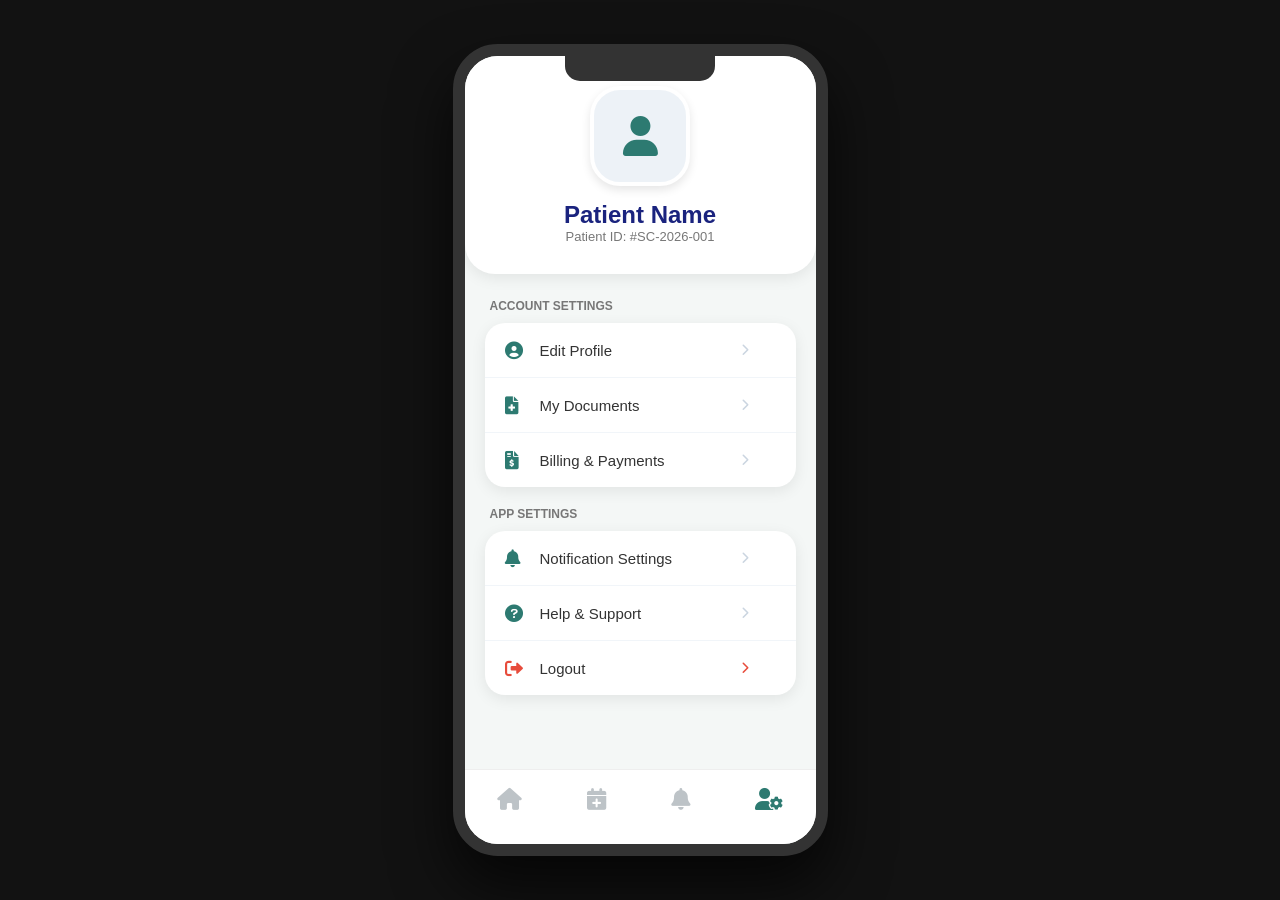
<file: Profile-Settings.html>
<!DOCTYPE html>
<html lang="en">
<head>
    <meta charset="UTF-8">
    <meta name="viewport" content="width=device-width, initial-scale=1.0">
    <title>Profile Settings - Swastik Care</title>
    <link rel="stylesheet" href="https://cdnjs.cloudflare.com/ajax/libs/font-awesome/6.0.0/css/all.min.css">
    <link rel="stylesheet" href="style.css">
    <style>
        .profile-header {
            text-align: center;
            padding: 30px 0;
            background: white;
            border-bottom-left-radius: 30px;
            border-bottom-right-radius: 30px;
            box-shadow: var(--shadow);
            margin-bottom: 25px;
        }

        .avatar-large {
            width: 100px;
            height: 100px;
            background: #edf2f7;
            border-radius: 30px;
            margin: 0 auto 15px;
            display: flex;
            align-items: center;
            justify-content: center;
            font-size: 40px;
            color: var(--primary-teal);
            border: 4px solid white;
            box-shadow: 0 4px 10px rgba(0,0,0,0.1);
        }

        .settings-group {
            background: white;
            border-radius: 20px;
            overflow: hidden;
            margin-bottom: 20px;
            box-shadow: var(--shadow);
        }

        .setting-item {
            display: flex;
            align-items: center;
            padding: 18px 20px;
            border-bottom: 1px solid #f1f5f9;
            cursor: pointer;
            transition: background 0.2s;
        }

        .setting-item:last-child { border-bottom: none; }
        .setting-item:active { background: #f8fafc; }

        .setting-item i {
            width: 35px;
            font-size: 18px;
            color: var(--primary-teal);
        }

        .setting-item span {
            flex: 1;
            font-size: 15px;
            font-weight: 500;
            color: var(--text-dark);
        }

        .setting-item .fa-chevron-right {
            color: #cbd5e0;
            font-size: 12px;
        }

        .logout-btn {
            color: #e74c3c !important;
        }

        .logout-btn i {
            color: #e74c3c !important;
        }
    </style>
</head>
<body>

    <div class="mobile-frame">
        <div class="content" style="padding: 0;">
            <div class="profile-header">
                <div class="avatar-large">
                    <i class="fa fa-user"></i>
                </div>
                <h2 id="userName" style="text-transform: capitalize; color: var(--secondary-blue);">Patient Name</h2>
                <p style="font-size: 13px; color: var(--text-gray);">Patient ID: #SC-2026-001</p>
            </div>

            <div style="padding: 0 20px;">
                <p style="font-size: 12px; font-weight: bold; color: var(--text-gray); margin-bottom: 10px; padding-left: 5px;">ACCOUNT SETTINGS</p>
                <div class="settings-group">
                    <div class="setting-item">
                        <i class="fa fa-user-circle"></i>
                        <span>Edit Profile</span>
                        <i class="fa fa-chevron-right"></i>
                    </div>
                    <div class="setting-item" onclick="location.href='Health-Records.html'">
                        <i class="fa fa-file-medical"></i>
                        <span>My Documents</span>
                        <i class="fa fa-chevron-right"></i>
                    </div>
                    <div class="setting-item" onclick="location.href='Invoice-Gen.html'">
                        <i class="fa fa-file-invoice-dollar"></i>
                        <span>Billing & Payments</span>
                        <i class="fa fa-chevron-right"></i>
                    </div>
                </div>

                <p style="font-size: 12px; font-weight: bold; color: var(--text-gray); margin-bottom: 10px; padding-left: 5px;">APP SETTINGS</p>
                <div class="settings-group">
                    <div class="setting-item" onclick="location.href='Notifications.html'">
                        <i class="fa fa-bell"></i>
                        <span>Notification Settings</span>
                        <i class="fa fa-chevron-right"></i>
                    </div>
                    <div class="setting-item" onclick="location.href='Support.html'">
                        <i class="fa fa-question-circle"></i>
                        <span>Help & Support</span>
                        <i class="fa fa-chevron-right"></i>
                    </div>
                    <div class="setting-item logout-btn" onclick="handleLogout()">
                        <i class="fa fa-sign-out-alt"></i>
                        <span>Logout</span>
                        <i class="fa fa-chevron-right"></i>
                    </div>
                </div>
            </div>
        </div>

        <nav class="navbar">
            <a onclick="location.href='index.html'" class="nav-item"><i class="fa fa-home"></i></a>
            <a onclick="location.href='Appointment-Booking.html'" class="nav-item"><i class="fa fa-calendar-plus"></i></a>
            <a onclick="location.href='Notifications.html'" class="nav-item"><i class="fa fa-bell"></i></a>
            <a onclick="location.href='Profile-Settings.html'" class="nav-item active"><i class="fa fa-user-cog"></i></a>
        </nav>
    </div>

    <script>
        // Set User Name from LocalStorage
        window.onload = function() {
            const name = localStorage.getItem("patientName");
            if (name) {
                document.getElementById("userName").innerText = name;
            }
        }

        // Logout Function
        function handleLogout() {
            if (confirm("Are you sure you want to logout?")) {
                localStorage.removeItem("patientName");
                window.location.href = "Login.html";
            }
        }
    </script>
</body>
</html>
</file>
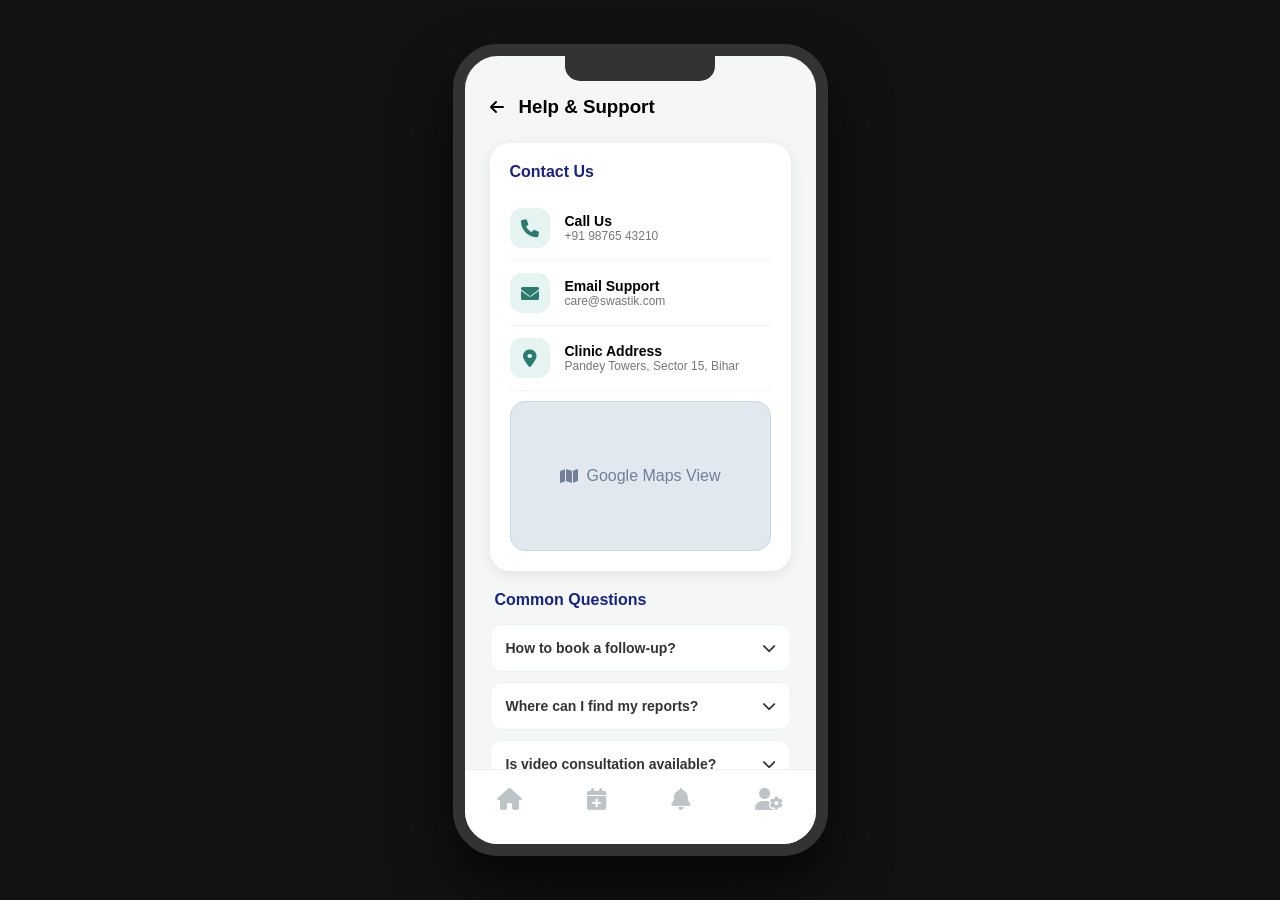
<file: Support.html>
<!DOCTYPE html>
<html lang="en">
<head>
    <meta charset="UTF-8">
    <meta name="viewport" content="width=device-width, initial-scale=1.0">
    <title>Support - Swastik Care</title>
    <link rel="stylesheet" href="https://cdnjs.cloudflare.com/ajax/libs/font-awesome/6.0.0/css/all.min.css">
    <link rel="stylesheet" href="style.css">
    <style>
        .support-card {
            background: white;
            padding: 20px;
            border-radius: 20px;
            box-shadow: var(--shadow);
            margin-bottom: 20px;
        }

        .contact-row {
            display: flex;
            align-items: center;
            gap: 15px;
            padding: 12px 0;
            border-bottom: 1px solid #f1f5f9;
        }

        .contact-row:last-child { border-bottom: none; }

        .contact-icon {
            width: 40px;
            height: 40px;
            background: #e6f4f1;
            color: var(--primary-teal);
            border-radius: 12px;
            display: flex;
            justify-content: center;
            align-items: center;
            font-size: 18px;
        }

        .faq-item {
            background: white;
            padding: 15px;
            border-radius: 12px;
            margin-bottom: 10px;
            cursor: pointer;
            border: 1px solid #edf2f7;
        }

        .faq-question {
            display: flex;
            justify-content: space-between;
            align-items: center;
            font-size: 14px;
            font-weight: 600;
            color: var(--text-dark);
        }

        .faq-answer {
            margin-top: 10px;
            font-size: 13px;
            color: var(--text-gray);
            display: none;
        }

        .map-placeholder {
            width: 100%;
            height: 150px;
            background: #e2e8f0;
            border-radius: 15px;
            display: flex;
            justify-content: center;
            align-items: center;
            color: #718096;
            margin-top: 10px;
            border: 1px solid #cbd5e0;
        }
    </style>
</head>
<body>

    <div class="mobile-frame">
        <div class="content">
            <div class="header" style="justify-content: flex-start; gap: 15px;">
                <i class="fa fa-arrow-left" onclick="location.href='index.html'" style="cursor: pointer;"></i>
                <h3 style="margin: 0;">Help & Support</h3>
            </div>

            <div class="support-card">
                <h4 style="margin-bottom: 15px; color: var(--secondary-blue);">Contact Us</h4>
                <div class="contact-row" onclick="window.location.href='tel:+919876543210'">
                    <div class="contact-icon"><i class="fa fa-phone"></i></div>
                    <div>
                        <p style="margin:0; font-size:14px; font-weight:600;">Call Us</p>
                        <p style="margin:0; font-size:12px; color:var(--text-gray);">+91 98765 43210</p>
                    </div>
                </div>
                <div class="contact-row">
                    <div class="contact-icon"><i class="fa fa-envelope"></i></div>
                    <div>
                        <p style="margin:0; font-size:14px; font-weight:600;">Email Support</p>
                        <p style="margin:0; font-size:12px; color:var(--text-gray);">care@swastik.com</p>
                    </div>
                </div>
                <div class="contact-row">
                    <div class="contact-icon"><i class="fa fa-map-marker-alt"></i></div>
                    <div>
                        <p style="margin:0; font-size:14px; font-weight:600;">Clinic Address</p>
                        <p style="margin:0; font-size:12px; color:var(--text-gray);">Pandey Towers, Sector 15, Bihar</p>
                    </div>
                </div>
                <div class="map-placeholder">
                    <i class="fa fa-map"></i>&nbsp; Google Maps View
                </div>
            </div>

            <h4 style="margin-bottom: 15px; color: var(--secondary-blue); padding-left: 5px;">Common Questions</h4>
            
            <div class="faq-item" onclick="toggleFaq(this)">
                <div class="faq-question">
                    <span>How to book a follow-up?</span>
                    <i class="fa fa-chevron-down"></i>
                </div>
                <div class="faq-answer">
                    Go to the 'Appointment' tab on the home screen, select your doctor, and choose an available slot.
                </div>
            </div>

            <div class="faq-item" onclick="toggleFaq(this)">
                <div class="faq-question">
                    <span>Where can I find my reports?</span>
                    <i class="fa fa-chevron-down"></i>
                </div>
                <div class="faq-answer">
                    All your reports are securely stored in the 'Health Records' section on the main dashboard.
                </div>
            </div>

            <div class="faq-item" onclick="toggleFaq(this)">
                <div class="faq-question">
                    <span>Is video consultation available?</span>
                    <i class="fa fa-chevron-down"></i>
                </div>
                <div class="faq-answer">
                    Yes, you can use the 'Talk to Doctor' feature to start a chat or request a video call.
                </div>
            </div>
        </div>

        <nav class="navbar">
            <a onclick="location.href='index.html'" class="nav-item"><i class="fa fa-home"></i></a>
            <a onclick="location.href='Appointment-Booking.html'" class="nav-item"><i class="fa fa-calendar-plus"></i></a>
            <a onclick="location.href='Notifications.html'" class="nav-item"><i class="fa fa-bell"></i></a>
            <a onclick="location.href='Profile-Settings.html'" class="nav-item"><i class="fa fa-user-cog"></i></a>
        </nav>
    </div>

    <script>
        function toggleFaq(element) {
            const answer = element.querySelector('.faq-answer');
            const icon = element.querySelector('.fa-chevron-down');
            const isOpen = answer.style.display === 'block';

            // Close all other FAQs (optional)
            document.querySelectorAll('.faq-answer').forEach(a => a.style.display = 'none');
            document.querySelectorAll('.fa-chevron-down').forEach(i => i.style.transform = 'rotate(0deg)');

            if (!isOpen) {
                answer.style.display = 'block';
                icon.style.transform = 'rotate(180deg)';
            }
        }
    </script>
</body>
</html>
</file>
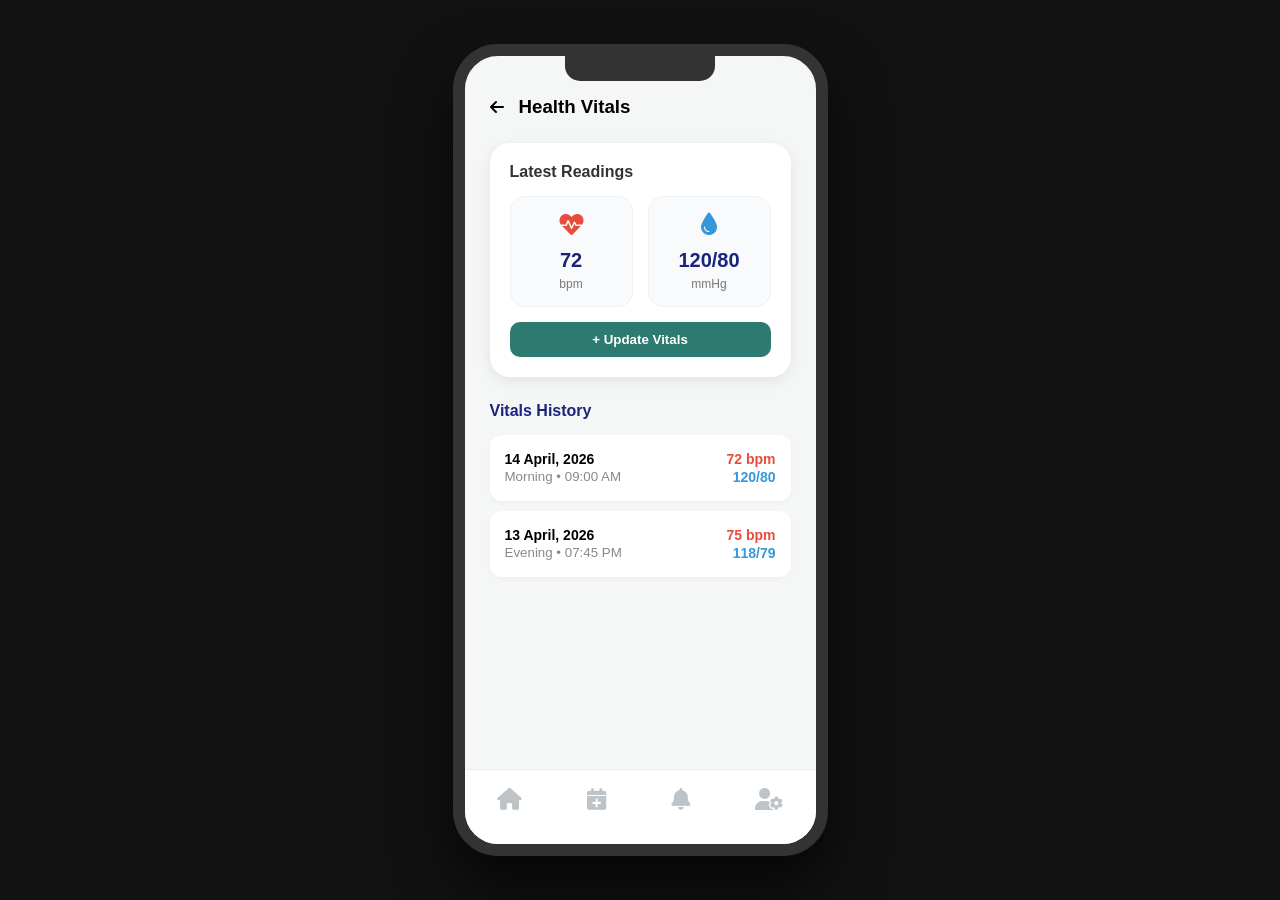
<file: Vitals-Summary.html>
<!DOCTYPE html>
<html lang="en">
<head>
    <meta charset="UTF-8">
    <meta name="viewport" content="width=device-width, initial-scale=1.0">
    <title>Vitals Summary - Swastik Care</title>
    <link rel="stylesheet" href="https://cdnjs.cloudflare.com/ajax/libs/font-awesome/6.0.0/css/all.min.css">
    <link rel="stylesheet" href="style.css">
    <style>
        .vitals-input-card {
            background: var(--white);
            padding: 20px;
            border-radius: 20px;
            box-shadow: var(--shadow);
            margin-bottom: 25px;
        }

        .stat-grid {
            display: grid;
            grid-template-columns: 1fr 1fr;
            gap: 15px;
            margin-top: 15px;
        }

        .stat-box {
            background: #f8fafb;
            padding: 15px;
            border-radius: 15px;
            text-align: center;
            border: 1px solid #edf2f7;
        }

        .stat-box i { font-size: 24px; margin-bottom: 8px; }
        .stat-box h2 { margin: 5px 0; color: var(--secondary-blue); font-size: 20px; }
        .stat-box p { font-size: 12px; color: var(--text-gray); margin: 0; }

        .history-list { margin-top: 20px; }
        .history-item {
            display: flex;
            justify-content: space-between;
            align-items: center;
            padding: 15px;
            background: white;
            border-radius: 12px;
            margin-bottom: 10px;
            box-shadow: 0 2px 5px rgba(0,0,0,0.03);
        }

        .btn-add {
            background: var(--primary-teal);
            color: white;
            border: none;
            padding: 10px 20px;
            border-radius: 10px;
            font-weight: bold;
            width: 100%;
            margin-top: 15px;
            cursor: pointer;
        }
    </style>
</head>
<body>

    <div class="mobile-frame">
        <div class="content">
            <div class="header" style="justify-content: flex-start; gap: 15px;">
                <i class="fa fa-arrow-left" onclick="location.href='index.html'" style="cursor: pointer;"></i>
                <h3 style="margin: 0;">Health Vitals</h3>
            </div>

            <div class="vitals-input-card">
                <p style="font-weight: 600; color: var(--text-dark);">Latest Readings</p>
                <div class="stat-grid">
                    <div class="stat-box">
                        <i class="fa fa-heartbeat" style="color: #e74c3c;"></i>
                        <h2 id="currentHeartRate">72</h2>
                        <p>bpm</p>
                    </div>
                    <div class="stat-box">
                        <i class="fa fa-tint" style="color: #3498db;"></i>
                        <h2 id="currentBP">120/80</h2>
                        <p>mmHg</p>
                    </div>
                </div>
                <button class="btn-add" onclick="addNewReading()">+ Update Vitals</button>
            </div>

            <div class="history-list">
                <h4 style="margin-bottom: 15px; color: var(--secondary-blue);">Vitals History</h4>
                
                <div class="history-item">
                    <div>
                        <strong style="display: block; font-size: 14px;">14 April, 2026</strong>
                        <small style="color: #888;">Morning • 09:00 AM</small>
                    </div>
                    <div style="text-align: right;">
                        <span style="color: #e74c3c; font-weight: 600; font-size: 14px;">72 bpm</span><br>
                        <span style="color: #3498db; font-weight: 600; font-size: 14px;">120/80</span>
                    </div>
                </div>

                <div class="history-item">
                    <div>
                        <strong style="display: block; font-size: 14px;">13 April, 2026</strong>
                        <small style="color: #888;">Evening • 07:45 PM</small>
                    </div>
                    <div style="text-align: right;">
                        <span style="color: #e74c3c; font-weight: 600; font-size: 14px;">75 bpm</span><br>
                        <span style="color: #3498db; font-weight: 600; font-size: 14px;">118/79</span>
                    </div>
                </div>
            </div>
        </div>

        <nav class="navbar">
            <a onclick="location.href='index.html'" class="nav-item"><i class="fa fa-home"></i></a>
            <a onclick="location.href='Appointment-Booking.html'" class="nav-item"><i class="fa fa-calendar-plus"></i></a>
            <a onclick="location.href='Notifications.html'" class="nav-item"><i class="fa fa-bell"></i></a>
            <a onclick="location.href='Profile-Settings.html'" class="nav-item"><i class="fa fa-user-cog"></i></a>
        </nav>
    </div>

    <script>
        function addNewReading() {
            const hr = prompt("Enter Heart Rate (bpm):", "72");
            const bp = prompt("Enter Blood Pressure (mmHg):", "120/80");
            
            if (hr && bp) {
                document.getElementById('currentHeartRate').innerText = hr;
                document.getElementById('currentBP').innerText = bp;
                alert("Vitals updated successfully!");
            }
        }
    </script>
</body>
</html>
</file>
<file: style.css>
/* Swastik Care - Global Stylesheet */

:root {
    /* Color Palette */
    --primary-teal: #2d7a71;
    --secondary-blue: #1a237e;
    --accent-red: #e74c3c;
    --bg-light: #f4f7f6;
    --white: #ffffff;
    --text-dark: #333333;
    --text-gray: #777777;
    --shadow: 0 4px 15px rgba(0,0,0,0.08);
}

/* 1. Basic Reset */
* {
    box-sizing: border-box;
    margin: 0;
    padding: 0;
    font-family: 'Segoe UI', Tahoma, Geneva, Verdana, sans-serif;
    -webkit-tap-highlight-color: transparent;
}

body {
    background-color: #121212; /* Dark outside background */
    display: flex;
    justify-content: center;
    align-items: center;
    min-height: 100vh;
}

/* 2. Mobile Device Frame */
.mobile-frame {
    width: 375px;
    height: 812px;
    background: var(--bg-light);
    border-radius: 45px;
    border: 12px solid #333;
    position: relative;
    overflow: hidden;
    box-shadow: 0 30px 60px rgba(0,0,0,0.7);
}

/* iPhone Notch Effect */
.mobile-frame::before {
    content: '';
    position: absolute;
    top: 0;
    left: 50%;
    transform: translateX(-50%);
    width: 150px;
    height: 25px;
    background: #333;
    border-bottom-left-radius: 15px;
    border-bottom-right-radius: 15px;
    z-index: 10;
}

/* 3. Layout Containers */
.content, .container {
    padding: 25px;
    height: 100%;
    overflow-y: auto;
    padding-bottom: 90px; /* Space for Bottom Nav */
    scrollbar-width: none; /* Hide scrollbar for Chrome/Safari */
}

.content::-webkit-scrollbar {
    display: none;
}

/* 4. Common Components */

/* Header Area */
.header {
    display: flex;
    justify-content: space-between;
    align-items: center;
    margin-bottom: 25px;
    padding-top: 15px;
}

/* Input Fields */
.input-label {
    display: block;
    font-size: 13px;
    font-weight: 600;
    color: var(--text-gray);
    margin-bottom: 8px;
    margin-top: 15px;
}

.input-field {
    width: 100%;
    padding: 14px 15px;
    border-radius: 12px;
    border: 1px solid #ddd;
    outline: none;
    font-size: 14px;
    transition: 0.3s;
}

.input-field:focus {
    border-color: var(--primary-teal);
    box-shadow: 0 0 0 3px rgba(45, 122, 113, 0.1);
}

/* Buttons */
.btn-main {
    width: 100%;
    padding: 15px;
    background: var(--primary-teal);
    color: white;
    border: none;
    border-radius: 12px;
    font-size: 16px;
    font-weight: bold;
    cursor: pointer;
    transition: 0.3s;
    margin-top: 10px;
}

.btn-main:active {
    transform: scale(0.98);
    opacity: 0.9;
}

/* Grid & Cards */
.grid {
    display: grid;
    grid-template-columns: 1fr 1fr;
    gap: 15px;
}

.card {
    background: var(--white);
    padding: 20px;
    border-radius: 20px;
    text-align: center;
    cursor: pointer;
    box-shadow: var(--shadow);
    transition: transform 0.2s;
}

.card:active { transform: scale(0.95); }
.card i { font-size: 28px; margin-bottom: 12px; display: block; }
.card span { font-size: 13px; font-weight: 600; color: var(--text-dark); }

/* Card Colors */
.blue { color: #1e88e5; }
.orange { color: #fb8c00; }
.green { color: #43a047; }
.purple { color: #8e24aa; }

/* 5. Sticky Bottom Navigation */
.navbar, .bottom-nav {
    position: absolute;
    bottom: 0;
    width: 100%;
    height: 75px;
    background: var(--white);
    display: flex;
    justify-content: space-around;
    align-items: center;
    border-top: 1px solid #eee;
    padding-bottom: 15px;
    z-index: 100;
}

.nav-item, .nav-link {
    color: #bdc3c7;
    text-decoration: none;
    font-size: 22px;
    transition: 0.3s;
    cursor: pointer;
}

.nav-item.active, .nav-link.active {
    color: var(--primary-teal);
}

/* 6. Animations */
@keyframes slideUp {
    from { opacity: 0; transform: translateY(20px); }
    to { opacity: 1; transform: translateY(0); }
}

.container, .content {
    animation: slideUp 0.5s ease-out;
}

/* Back Button Styling */
.back-btn {
    background: none;
    border: none;
    color: var(--primary-teal);
    font-weight: bold;
    cursor: pointer;
    font-size: 14px;
    padding: 5px 0;
}
</file>
